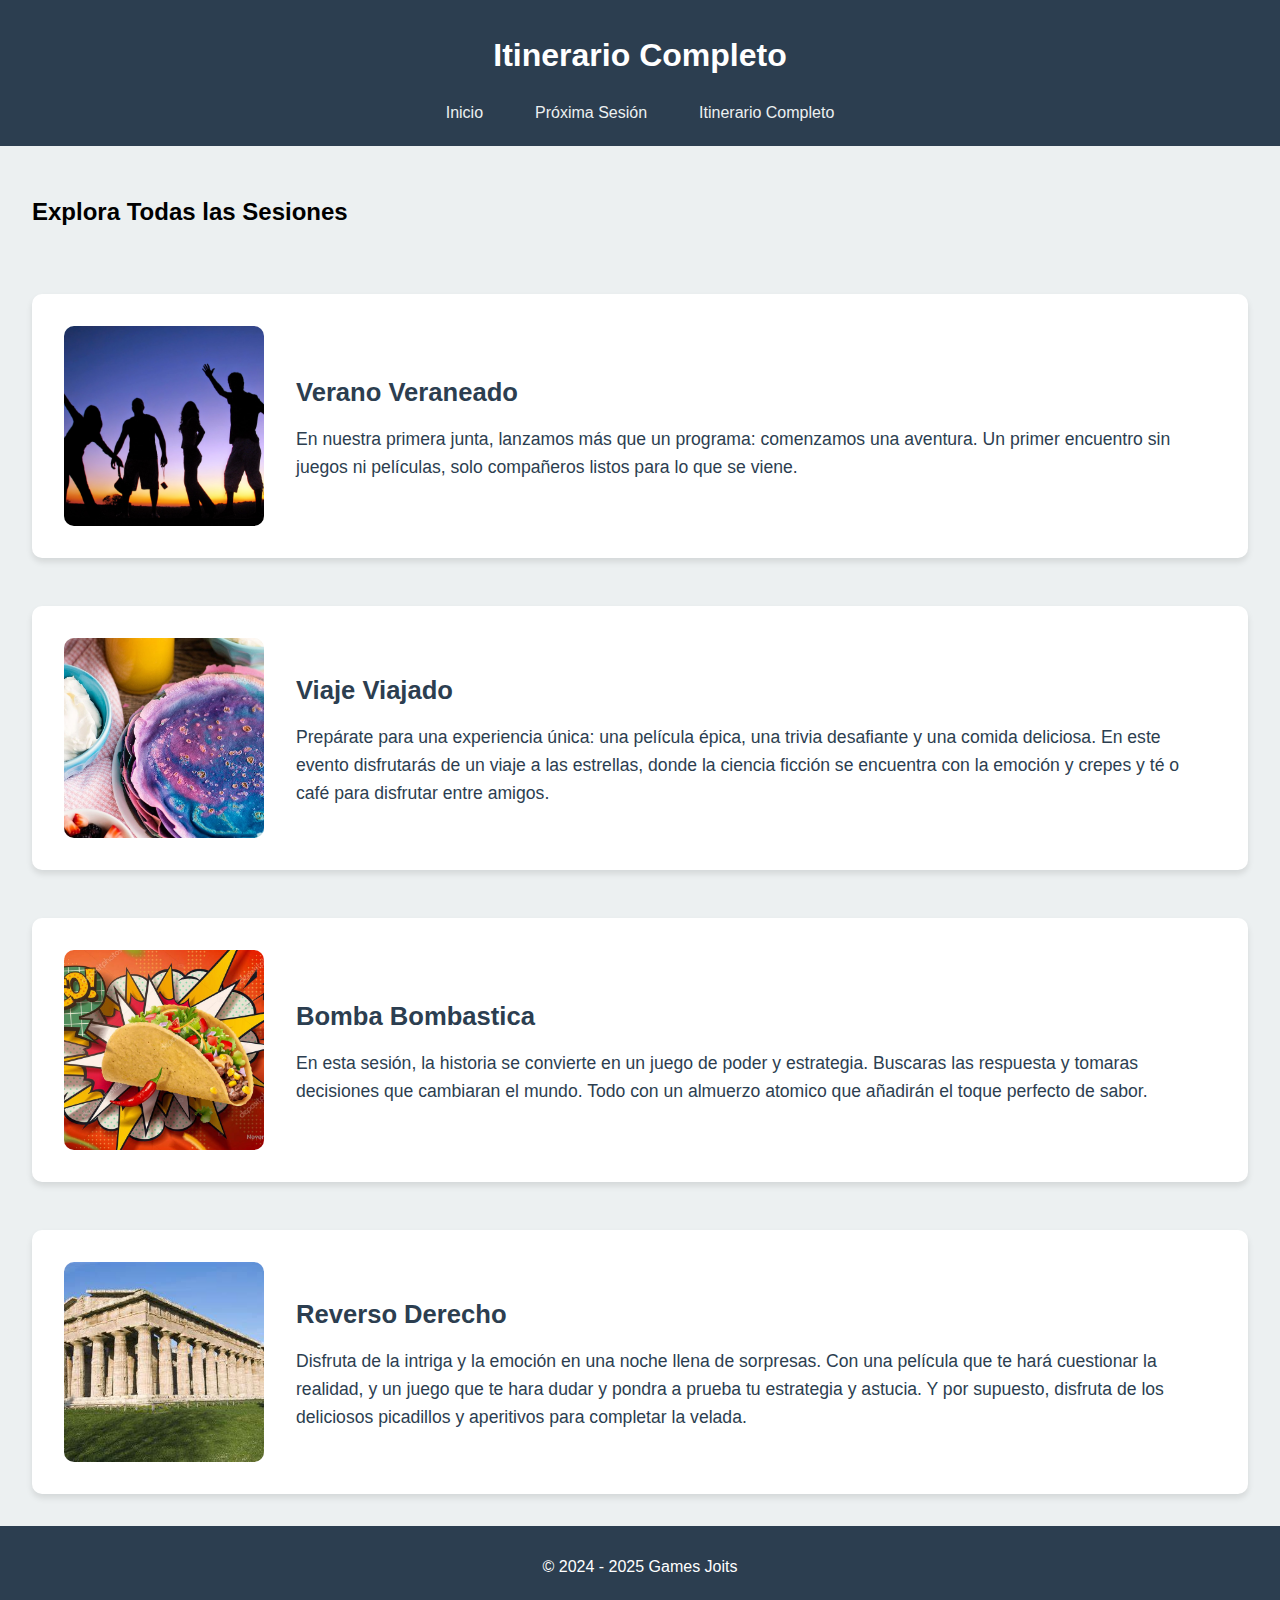
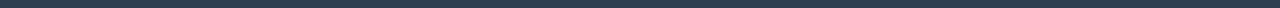
<file: all_sessions.html>
<!DOCTYPE html>
<html lang="es">

<head>
    <meta charset="UTF-8">
    <meta name="viewport" content="width=device-width, initial-scale=1.0">
    <title>Games Hoyts</title>
    <link rel="icon" href="images/wsp.jpg" type="image/x-icon">
    <link rel="stylesheet" href="styles/all_sessions.css">
</head>

<body>

    <header>
        <h1>Itinerario Completo</h1>
        <nav class="navbar">
            <a href="index.html">Inicio</a>
            <a href="upcoming.html">Próxima Sesión</a>
            <a href="#">Itinerario Completo</a>
        </nav>
    </header>

    <main>

        <section id="sessions-list">
            <h2>Explora Todas las Sesiones</h2>
            <!-- Dia 0 -->
            <div class="session-item">
                <div class="session-image">
                    <img src="images/day_0/sesion_0.jpg" alt="Mi casa" />
                </div>
                <div class="session-description">
                    <h3>Verano Veraneado</h3>
                    <p>
                        En nuestra primera junta, lanzamos más que un programa: comenzamos una aventura. Un primer encuentro sin juegos ni películas, solo compañeros listos para lo que se viene.
                    </p>
                </div>
            </div>

            <!-- Dia 1 -->
            <div class="session-item">
                <div class="session-image">
                    <img src="images/day_1/sesion_1.jpg" alt="Interstellar" />
                </div>
                <div class="session-description">
                    <h3>Viaje Viajado</h3>
                    <p>
                        Prepárate para una experiencia única: una película épica, una trivia desafiante y una comida deliciosa. En este evento disfrutarás de un viaje a las estrellas, donde la ciencia ficción se encuentra con la emoción y crepes y té o café para disfrutar entre amigos.
                    </p>
                </div>
            </div>

            <!-- Dia 2 -->
            <div class="session-item">
                <div class="session-image">
                    <img src="images/day_2/sesion_2.jpg" alt="Oppenheimer" />
                </div>
                <div class="session-description">
                    <h3>Bomba Bombastica</h3>
                    <p>
                        En esta sesión, la historia se convierte en un juego de poder y estrategia. Buscaras las respuesta y tomaras decisiones que cambiaran el mundo. Todo con un almuerzo atomico que añadirán el toque perfecto de sabor.
                    </p>
                </div>
            </div>

            <!-- Dia 3 -->
            <div class="session-item">
                <div class="session-image">
                    <img src="images/day_3/sesion_3.jpg" alt="Inception" />
                </div>
                <div class="session-description">
                    <h3>Reverso Derecho</h3>
                    <p>
                        Disfruta de la intriga y la emoción en una noche llena de sorpresas. Con una película que te hará cuestionar la realidad, y un juego que te hara dudar y pondra a prueba tu estrategia y astucia. Y por supuesto, disfruta de los deliciosos picadillos y aperitivos para completar la velada.
                    </p>
                </div>
            </div>

        </section>

    </main>

    <footer>
        <p>&copy; 2024 - 2025 Games Joits</p>
    </footer>
    
</body>
</html>
</file>
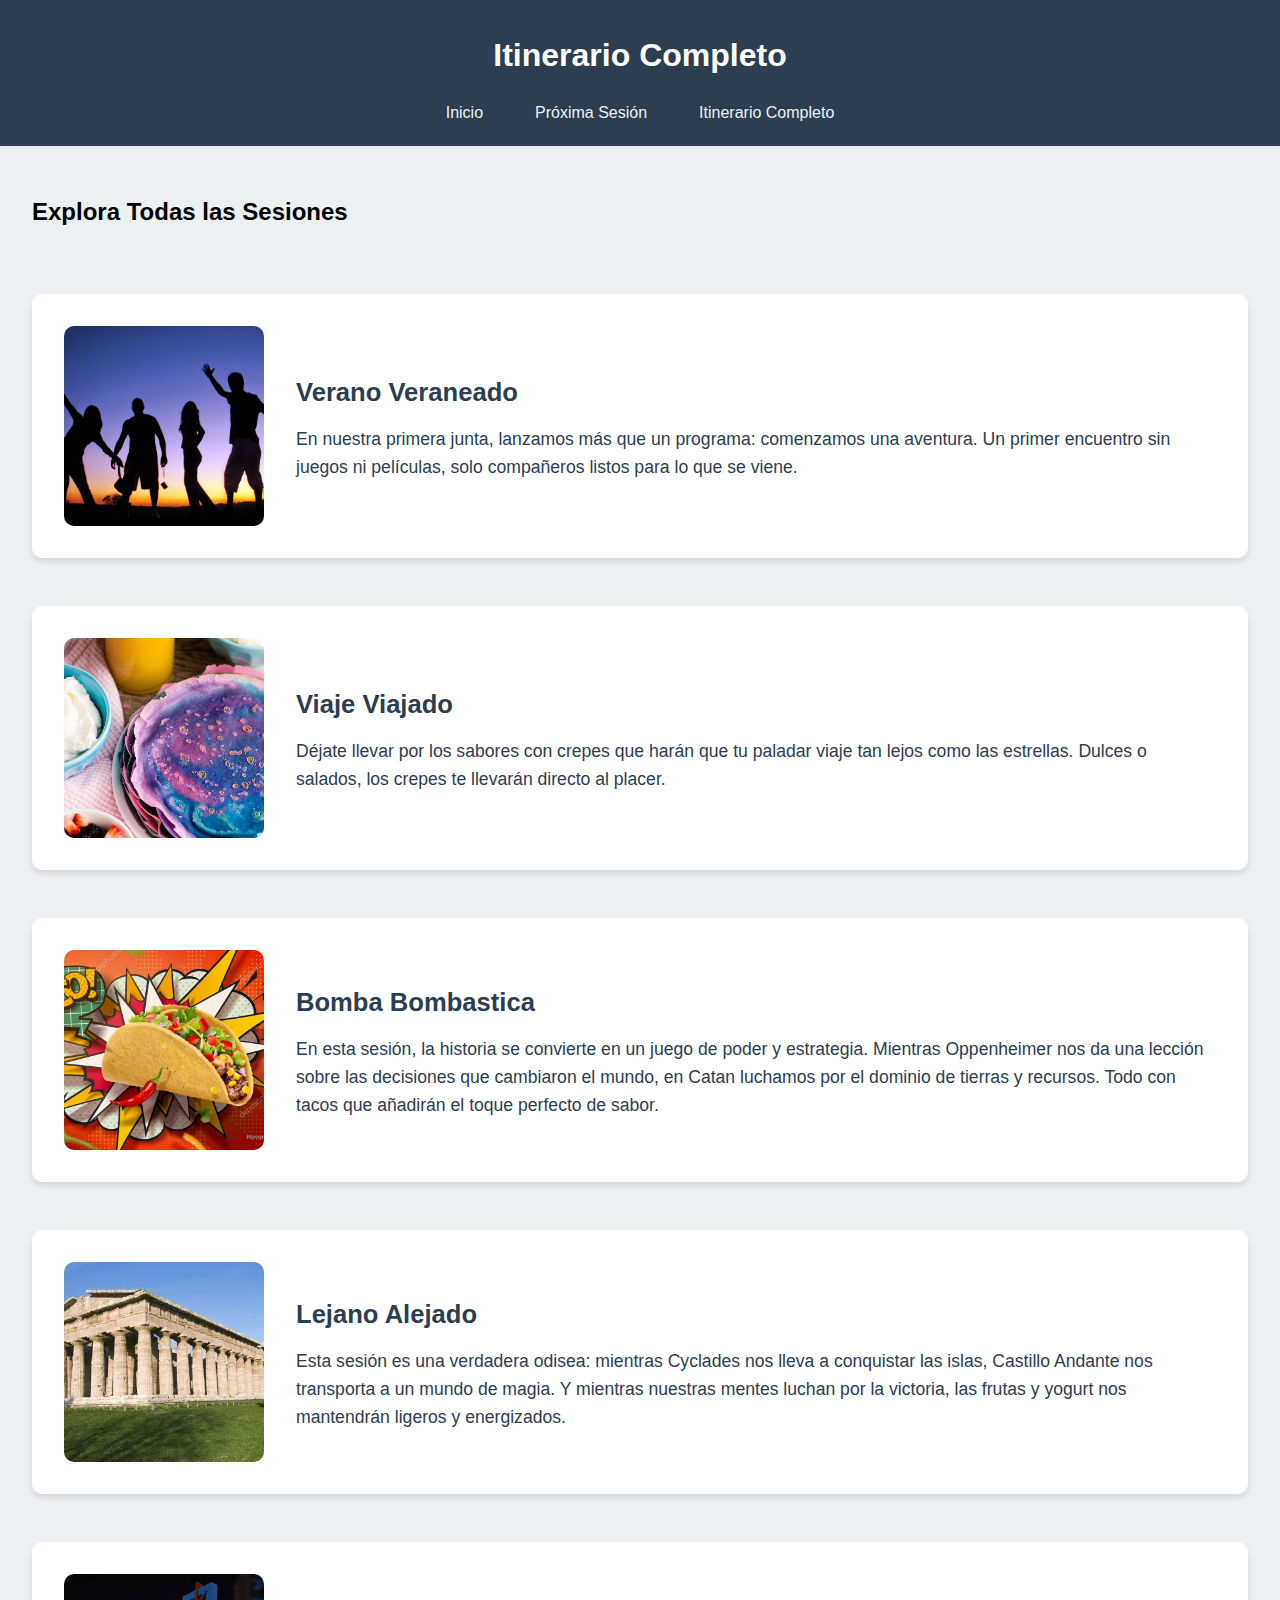
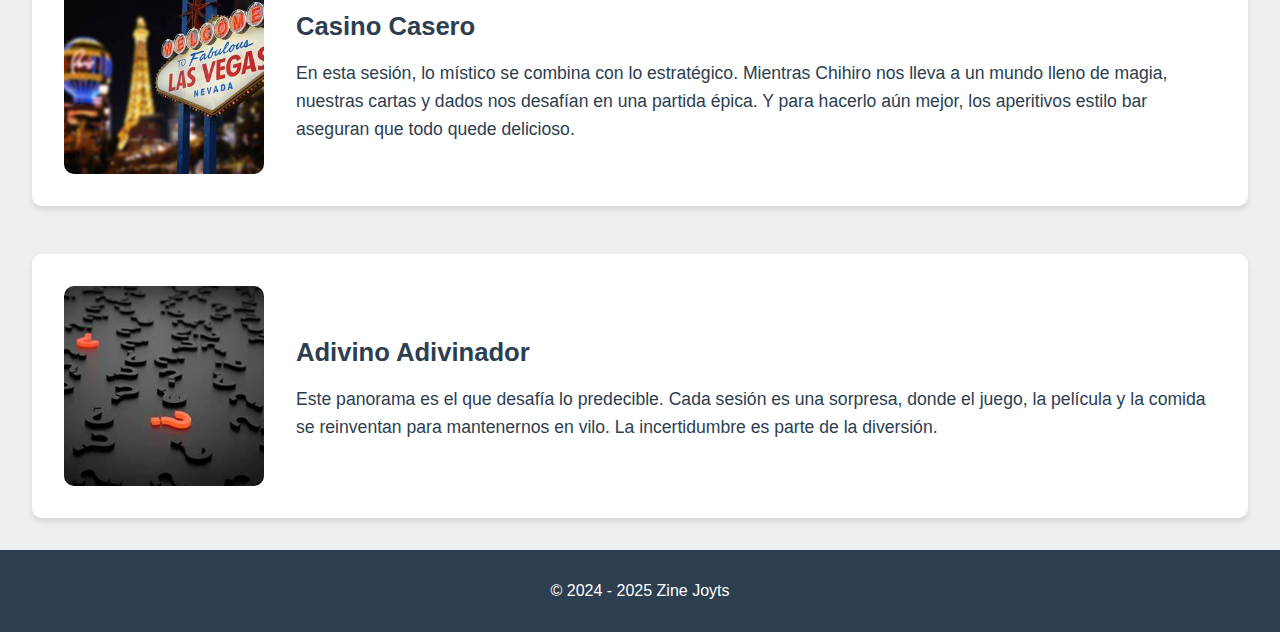
<file: itinerary.html>
<!DOCTYPE html>
<html lang="es">
<head>
    <meta charset="UTF-8">
    <meta name="viewport" content="width=device-width, initial-scale=1.0">
    <title>Itinerario Completo - Movie & Game Sessions</title>
    <link rel="stylesheet" href="styles/all_sessions.css">
</head>
<body>
    <header>
        <h1>Itinerario Completo</h1>
        <nav class="navbar">
            <a href="index.html">Inicio</a>
            <a href="upcoming.html">Próxima Sesión</a>
            <a href="#">Itinerario Completo</a>
        </nav>
    </header>
    <main>
        <section id="sessions-list">
            <h2>Explora Todas las Sesiones</h2>
            <!-- Dia 0 -->
            <div class="session-item">
                <div class="session-image">
                    <img src="images/day_0/sesion_0.jpg" alt="Mi casa" />
                </div>
                <div class="session-description">
                    <h3>Verano Veraneado</h3>
                    <p>
                        En nuestra primera junta, lanzamos más que un programa: comenzamos una aventura. Un primer encuentro sin juegos ni películas, solo compañeros listos para lo que se viene.
                    </p>
                </div>
            </div>

            <!-- Dia 1 -->
            <div class="session-item">
                <div class="session-image">
                    <img src="images/day_1/sesion_1.jpg" alt="Interstellar" />
                </div>
                <div class="session-description">
                    <h3>Viaje Viajado</h3>
                    <p>
                        Déjate llevar por los sabores con crepes que harán que tu paladar viaje tan lejos como las estrellas. Dulces o salados, los crepes te llevarán directo al placer.
                    </p>
                </div>
            </div>

            <!-- Dia 2 -->
            <div class="session-item">
                <div class="session-image">
                    <img src="images/day_2/sesion_2.jpg" alt="Oppenheimer" />
                </div>
                <div class="session-description">
                    <h3>Bomba Bombastica</h3>
                    <p>
                        En esta sesión, la historia se convierte en un juego de poder y estrategia. Mientras Oppenheimer nos da una lección sobre las decisiones que cambiaron el mundo, en Catan luchamos por el dominio de tierras y recursos. Todo con tacos que añadirán el toque perfecto de sabor.
                    </p>
                </div>
            </div>

            <!-- Dia 3 -->
            <div class="session-item">
                <div class="session-image">
                    <img src="images/day_3/sesion_3.jpg" alt="Castillo en el Cielo" />
                </div>
                <div class="session-description">
                    <h3>Lejano Alejado</h3>
                    <p>
                        Esta sesión es una verdadera odisea: mientras Cyclades nos lleva a conquistar las islas, Castillo Andante nos transporta a un mundo de magia. Y mientras nuestras mentes luchan por la victoria, las frutas y yogurt nos mantendrán ligeros y energizados.
                    </p>
                </div>
            </div>

            <!-- Dia 4 -->
            <div class="session-item">
                <div class="session-image">
                    <img src="images/day_4/sesion_4.jpg" alt="El viaje de Chihiro" />
                </div>
                <div class="session-description">
                    <h3>Casino Casero</h3>
                    <p>
                        En esta sesión, lo místico se combina con lo estratégico. Mientras Chihiro nos lleva a un mundo lleno de magia, nuestras cartas y dados nos desafían en una partida épica. Y para hacerlo aún mejor, los aperitivos estilo bar aseguran que todo quede delicioso.
                    </p>
                </div>
            </div>

            <!-- Dia 5 -->
            <div class="session-item">
                <div class="session-image">
                    <img src="images/day_5/sesion_5.jpg" alt="???" />
                </div>
                <div class="session-description">
                    <h3>Adivino Adivinador</h3>
                    <p>
                        Este panorama es el que desafía lo predecible. Cada sesión es una sorpresa, donde el juego, la película y la comida se reinventan para mantenernos en vilo. La incertidumbre es parte de la diversión.
                    </p>
                </div>
            </div>

        </section>
    </main>
    <footer>
        <p>&copy; 2024 - 2025 Zine Joyts</p>
    </footer>
</body>
</html>
</file>
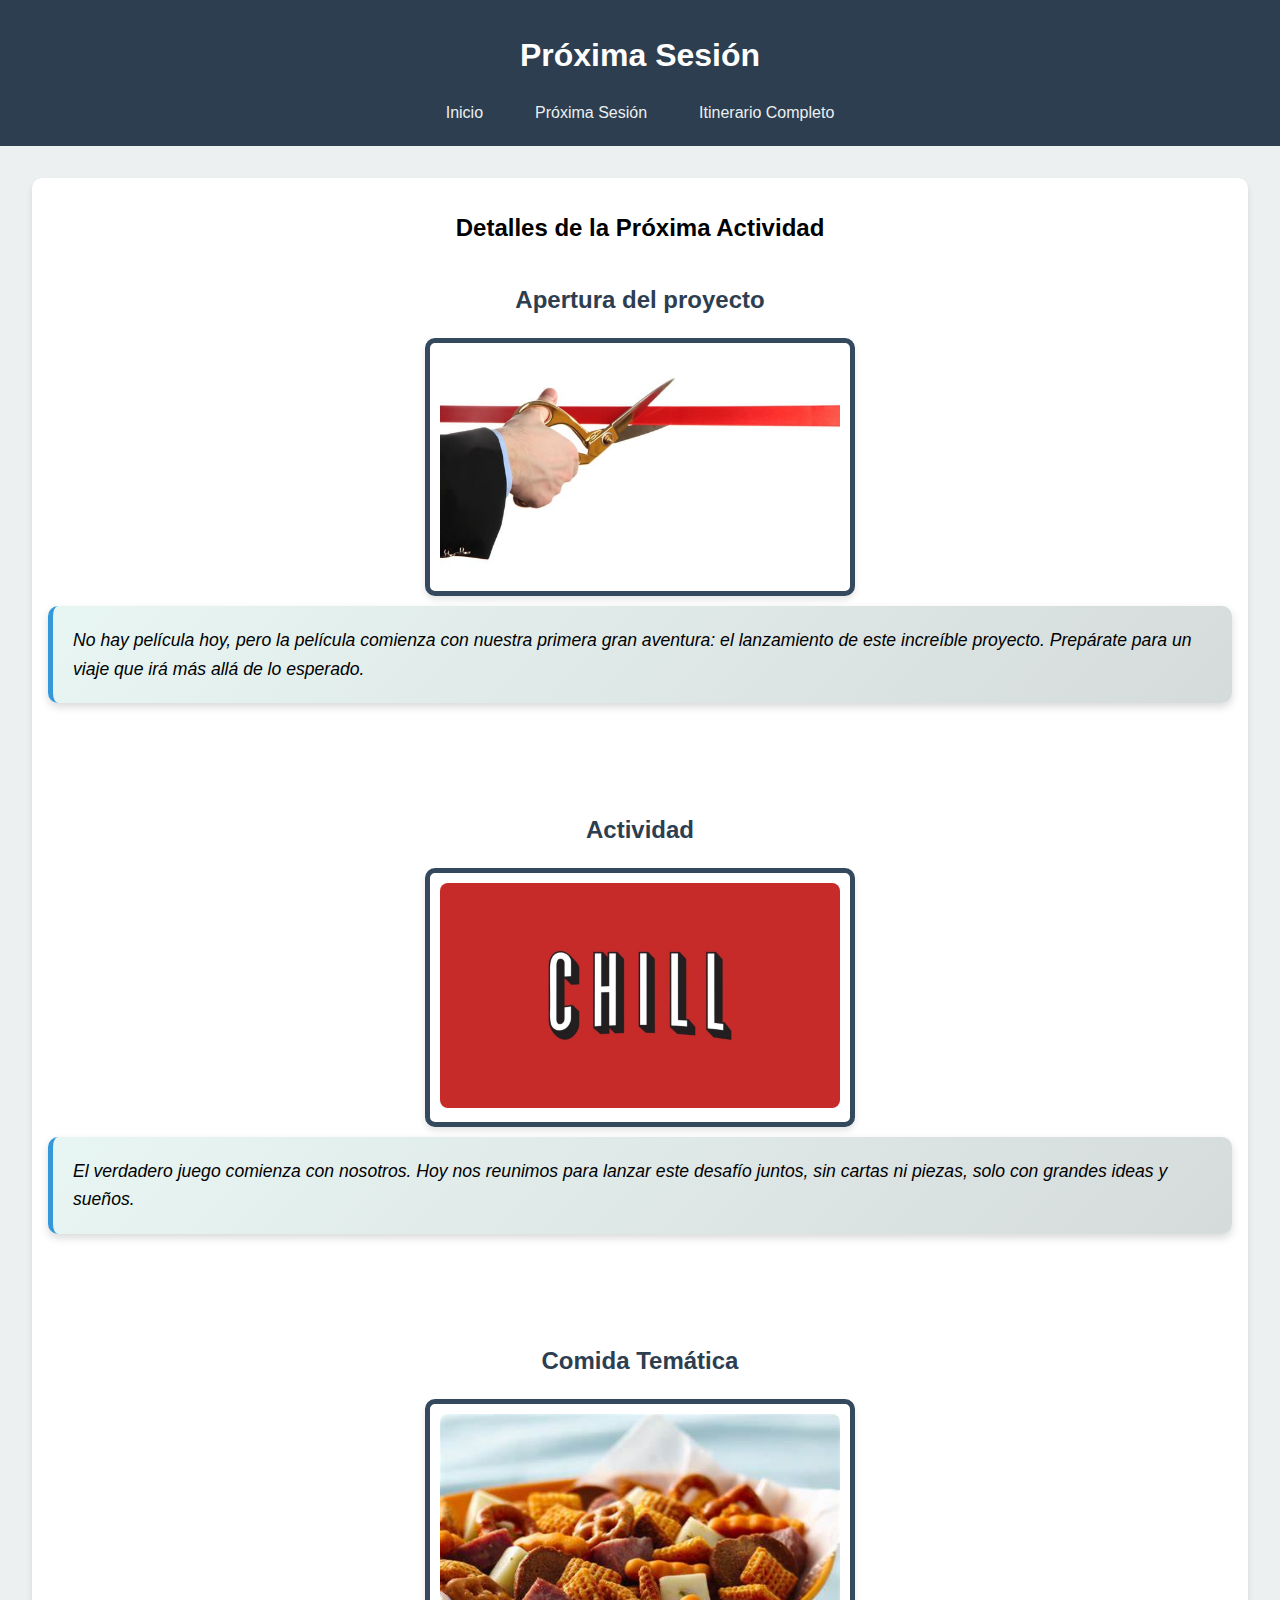
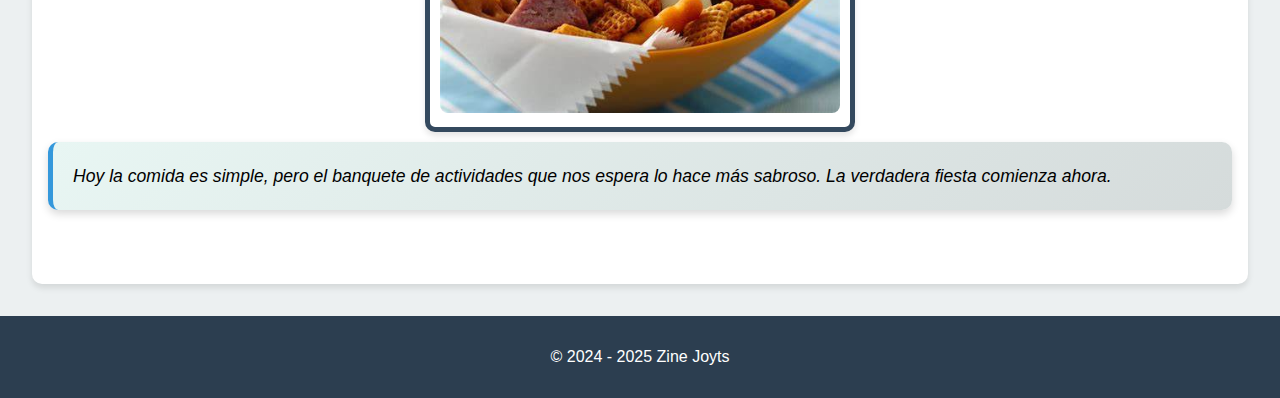
<file: upcoming.html>
<!DOCTYPE html>
<html lang="es">
<head>
    <meta charset="UTF-8">
    <meta name="viewport" content="width=device-width, initial-scale=1.0">
    <title>Próxima Sesión - Movie & Game Sessions</title>
    <link rel="stylesheet" href="styles/upcoming.css">
</head>
<body>
    <header>
        <h1>Próxima Sesión</h1>
        <nav class="navbar">
            <a href="index.html">Inicio</a>
            <a href="#">Próxima Sesión</a>
            <a href="itinerary.html">Itinerario Completo</a>
        </nav>
    </header>
    <main>
        <section id="next-session">
            <h2>Detalles de la Próxima Actividad</h2>
            <div class="content-wrapper">
                <!-- Película -->
                <div class="item">
                    <!-- Pelicula -->
                    <h3>Apertura del proyecto</h3>
                    <div class="image-container">
                        <img src="images/day_0/pelicula_0.jpg" alt="Pelicula" class="movie-image">
                    </div>
                    <p class="description">
                        No hay película hoy, pero la película comienza con nuestra primera gran aventura: el lanzamiento de este increíble proyecto. Prepárate para un viaje que irá más allá de lo esperado.
                    </p>
                    <!-- 1: Interstellar
                    "Embárcate en un viaje a través del espacio y el tiempo con Interstellar. Prepárate para enfrentarte a los misterios del universo mientras nuestras mentes exploran más allá de las estrellas.
                    -->

                    <!-- 2: Oppenheimer
                    Prepárate para un explosivo viaje con Oppenheimer. Conoceremos la historia detrás de la bomba atómica, una historia que cambiará el curso de la humanidad. La tensión será tan intensa como una partida de ajedrez.
                    -->

                    <!-- 3: Castillo Andante
                    Sumérgete en las islas griegas y la magia de Castillo Andante, donde el destino de los personajes depende de sus decisiones. Magia y aventura se mezclan en un mundo de posibilidades infinitas.
                    -->

                    <!-- 4: Viaje de Chihiro
                    Atrévete a entrar al misterioso mundo de Chihiro, donde las reglas del mundo real se desvanecen y la magia lo transforma todo. Una aventura que te atrapará desde el primer momento.
                    -->

                    <!-- 5: ?
                    La película será una sorpresa, pero la emoción está garantizada. Prepárate para una experiencia que te sorprenderá tanto como el giro inesperado de un buen juego.
                    -->
                </div>

                <!-- Juego -->
                <div class="item">
                    <h3>Actividad</h3>
                    <div class="image-container">
                        <img src="images/day_0/juego_0.jpg" alt="Juego" class="game-image">
                    </div>
                    <p class="description">
                        El verdadero juego comienza con nosotros. Hoy nos reunimos para lanzar este desafío juntos, sin cartas ni piezas, solo con grandes ideas y sueños.
                    </p>
                    <!-- 1: Naipes
                    Hoy, las cartas hablarán. Naipes nos desafía a la astucia y la estrategia, pero, ¿serás tú el que se lleve la victoria entre los reyes, ases y comodines?
                    -->

                    <!-- 2: Catan
                    ¡Es hora de construir, comerciar y conquistar! En Catan, tu habilidad para negociar será la clave para dominar las islas y salir victorioso. Pero recuerda: solo uno puede ser el rey de Catan.
                    -->

                    <!-- 3: Cyclades
                    ¿Estás listo para gobernar las islas del Egeo? Cyclades pondrá a prueba tus habilidades estratégicas mientras te enfrentas a dioses y monstruos mitológicos. Sólo los más astutos serán dignos de la victoria.
                    -->

                    <!-- 4: Poker / Cachos
                    Las cartas caen, y los dados ruedan. En apuestas, tus decisiones estratégicas decidirán tu destino. ¿Tienes lo que se necesita para ser el campeón de la noche?
                    -->

                    <!-- 5: Bamboozzle
                    El juego será otro misterio por descubrir. Cada vez es diferente, cada vez más emocionante. ¿Quién dominará esta nueva aventura?
                    -->
                </div>

                <!-- Comida -->
                <div class="item">
                    <h3>Comida Temática</h3>
                    <div class="image-container">
                        <img src="images/day_0/comida_0.jpg" alt="Comida" class="food-image">
                    </div>
                    <p class="description">
                        Hoy la comida es simple, pero el banquete de actividades que nos espera lo hace más sabroso. La verdadera fiesta comienza ahora.
                    </p>
                    <!-- 1: Crepes
                    Déjate llevar por los sabores con crepes que harán que tu paladar viaje tan lejos como las estrellas. Dulces o salados, los crepes te llevarán directo al placer.
                    -->

                    <!-- 2: Tacos
                    ¡No dejes que la tensión de la película te detenga! Relájate con tacos llenos de sabor, un festín que mantendrá tus energías altas mientras juegas y exploras la historia.
                    -->

                    <!-- 3: Griego
                    Frutas frescas y yogurt, el festín ideal para equilibrar cuerpo y mente. Una mezcla refrescante para mantenerte listo para la acción mientras vives el drama y la aventura.
                    -->

                    <!-- 4: Aperetivos
                    Hoy, los aperitivos se convierten en la estrella. Tapas, bocadillos y un menú estilo bar que te hará sentir en la mejor fiesta de la ciudad.
                    -->

                    <!-- 5: ?
                    Y la comida, como siempre, será una sorpresa. Un menú único que hará que esta sesión sea aún más especial.
                    -->
                </div>

            </div>
        </section>
    </main>
    <footer>
        <p>&copy; 2024 - 2025 Zine Joyts</p>
    </footer>
</body>
</html>
</file>
<file: styles/all_sessions.css>
/* Estilo general */
body {
    font-family: Arial, sans-serif;
    margin: 0;
    padding: 0;
    box-sizing: border-box;
    background-color: #ecf0f1;
    display: flex;
    flex-direction: column;
    min-height: 100vh;
}

header {
    background-color: #2c3e50;
    color: #fff;
    text-align: center;
    padding: 1rem;
}

.navbar {
    display: flex;
    justify-content: center;
    gap: 20px;
}

.navbar a {
    text-decoration: none;
    color: #ecf0f1;
    font-size: 1rem;
    padding: 0.5rem 1rem;
    border-radius: 4px;
    transition: background-color 0.3s;
}

.navbar a:hover {
    background-color: #34495e;
}

main {
    flex: 1;
    padding: 2rem;
}

#sessions-list {
    display: flex;
    flex-direction: column;
    gap: 3rem;
}

.session-item {
    display: flex;
    align-items: center;
    gap: 2rem;
    padding: 2rem;
    background-color: #fff;
    border-radius: 10px;
    box-shadow: 0 4px 6px rgba(0, 0, 0, 0.1);
}

.session-image {
    width: 200px;
    height: 200px;
    overflow: hidden;
    border-radius: 10px;
}

.session-image img {
    width: 100%;
    height: 100%;
    object-fit: cover;
}

.session-description {
    flex: 1;
}

.session-description h3 {
    color: #2c3e50;
    font-size: 1.6rem;
    margin-bottom: 1rem;
}

.session-description p {
    font-size: 1.1rem;
    color: #2c3e50;
    line-height: 1.6;
}

footer {
    background-color: #2c3e50;
    color: #fff;
    text-align: center;
    padding: 1rem;
    margin-top: auto;
}
</file>
<file: styles/upcoming.css>
/* Estilo general */
body {
    font-family: Arial, sans-serif;
    margin: 0;
    padding: 0;
    box-sizing: border-box;
    background-color: #ecf0f1;
    display: flex;
    flex-direction: column;
    min-height: 100vh;
}

header {
    background-color: #2c3e50;
    color: #fff;
    text-align: center;
    padding: 1rem;
}

/* Barra de navegacion */
.navbar {
    display: flex;
    justify-content: center;
    gap: 20px;
}

.navbar a {
    text-decoration: none;
    color: #ecf0f1;
    font-size: 1rem;
    padding: 0.5rem 1rem;
    border-radius: 4px;
    transition: background-color 0.3s;
}

.navbar a:hover {
    background-color: #34495e;
}

main {
    flex: 1;
    padding: 2rem;
}

/* Casillas sesiones */
#next-session {
    text-align: center;
    padding: 1rem;
    background-color: #fff;
    border-radius: 10px;
    box-shadow: 0 4px 6px rgba(0, 0, 0, 0.1);
}

.content-wrapper {
    display: flex;
    flex-direction: column;
    gap: 2rem;
}

.item {
    text-align: center;
}

.item h3 {
    color: #2c3e50;
    font-size: 1.5rem;
}

.image-container {
    margin: 0 auto;
    max-width: 400px;
    padding: 10px;
    background-color: #fff;
    border: 5px solid #34495e;
    border-radius: 10px;
    box-shadow: 0 4px 6px rgba(0, 0, 0, 0.1);
}

.movie-image, .game-image, .food-image {
    width: 100%;
    height: auto;
    border-radius: 8px;
}

.description {
    font-size: 1.1rem;
    color: black;
    margin-top: 10px;
    background: linear-gradient(135deg, #e8f6f3, #d5dbdb);
    padding: 20px;
    border-left: 5px solid #3498db;
    border-radius: 10px;
    box-shadow: 0 4px 8px rgba(0, 0, 0, 0.15);
    text-align: left;
    font-style: italic;
    line-height: 1.6;
    transition: transform 0.3s ease, box-shadow 0.3s ease;
}

/* Efecto hover en las descripciones */
.description:hover {
    transform: scale(1.02);
    box-shadow: 0 6px 12px rgba(0, 0, 0, 0.2);
}

/* Espaciado entre elementos */
.item {
    margin-bottom: 2.5rem;
}

footer {
    background-color: #2c3e50;
    color: #fff;
    text-align: center;
    padding: 1rem;
    margin-top: auto;
}
</file>
